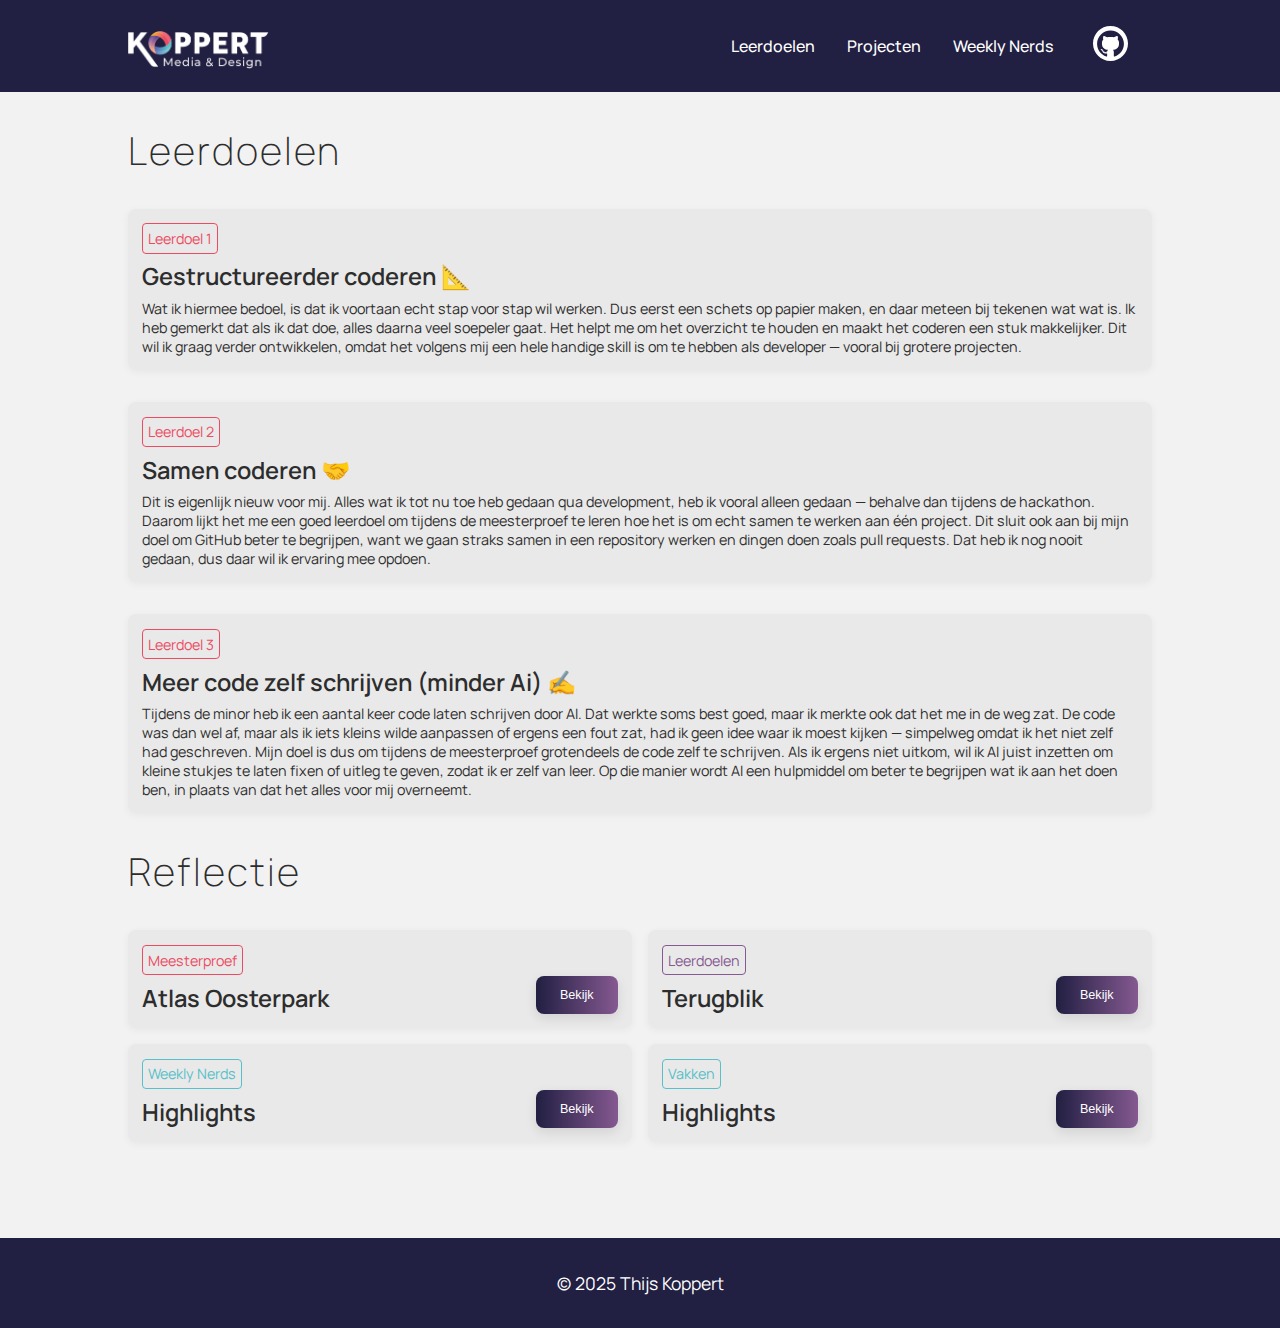
<file: leerdoelen.html>
<!DOCTYPE html>
<html lang="en">

<head>
    <meta charset="UTF-8">
    <meta name="viewport" content="width=device-width, initial-scale=1.0">
    <title>Leerdoelen & Reflectie</title>
    <link rel="stylesheet" href="styles.css">
    <link rel="icon" href="images/Favicon-13.png" type="image/png">
</head>

<body>
    <header>
        <nav class="navBarLeerdoelen">
            <ul>
                <li class="logoGroot"><a href="./index.html"><img src="./images/logo_wit-10.png"
                            alt="logo koppert media & design"></a></li>
                <li class="logoKlein"><a href="./index.html"><img src="./images/Favicon-13.png"
                            alt="logo koppert media & design"></a></li>
                <li class="navKnop"><a class="navKnopText" href="./leerdoelen.html">Leerdoelen</a></li>
                <li class="navKnop"><a class="navKnopText" href="./projecten.html">Projecten</a></li>
                <li class="navKnop"><a class="navKnopText" href="./weeklynerds.html">Weekly Nerds</a></li>
                <li class="githubKnop">
                    <a href="https://github.com/ThijsKoppert34" target="_blank">
                        <svg class="githubIcon" width="51" height="51" viewBox="0 0 51 51" fill="none"
                            xmlns="http://www.w3.org/2000/svg">
                            <path
                                d="M25.5 0C11.4172 0 0 11.4172 0 25.5C0 39.5828 11.4172 51 25.5 51C39.5828 51 51 39.5828 51 25.5C51 11.4172 39.5828 0 25.5 0ZM31.6937 44.5393C30.7026 44.7316 30.35 44.122 30.35 43.601C30.35 42.9565 30.3729 40.8508 30.3729 38.2341C30.3729 36.4092 29.7483 35.2189 29.0461 34.6123C33.401 34.1282 37.9771 32.4746 37.9771 24.9621C37.9771 22.8265 37.218 21.0823 35.964 19.7127C36.1672 19.2196 36.8365 17.2304 35.7717 14.537C35.7717 14.537 34.1321 14.0121 30.3988 16.5421C28.8359 16.1088 27.1615 15.8917 25.499 15.8837C23.8375 15.8917 22.1641 16.1088 20.6032 16.5421C16.8659 14.0121 15.2233 14.537 15.2233 14.537C14.1615 17.2314 14.8308 19.2206 15.034 19.7127C13.7829 21.0823 13.0189 22.8275 13.0189 24.9621C13.0189 32.4567 17.586 34.1331 21.93 34.6282C21.3702 35.1163 20.8642 35.9799 20.6879 37.2439C19.5713 37.744 16.7404 38.6076 14.9962 35.6183C14.9962 35.6183 13.9622 33.7407 11.9979 33.6022C11.9979 33.6022 10.0894 33.5773 11.8645 34.7916C11.8645 34.7916 13.1464 35.3932 14.036 37.6533C14.036 37.6533 15.1845 41.1446 20.6251 39.9613C20.6341 41.5959 20.652 43.1368 20.652 43.603C20.652 44.12 20.2934 44.7246 19.3162 44.5443C11.5447 41.9585 5.9407 34.6272 5.9407 25.9861C5.9407 15.1845 14.6984 6.42779 25.499 6.42779C36.2996 6.42779 45.0573 15.1835 45.0573 25.9861C45.0573 34.6242 39.4603 41.9535 31.6937 44.5423V44.5393ZM20.152 38.4622C19.9249 38.504 19.7147 38.4064 19.6858 38.251C19.6579 38.0896 19.8223 37.9283 20.0494 37.8864C20.2805 37.8466 20.4877 37.9412 20.5175 38.1006C20.5454 38.258 20.3831 38.4193 20.152 38.4622ZM19.0274 38.3536C19.0324 38.515 18.8451 38.6484 18.612 38.6514C18.3779 38.6564 18.1887 38.5259 18.1867 38.3675C18.1867 38.2042 18.371 38.0727 18.604 38.0687C18.8361 38.0647 19.0274 38.1942 19.0274 38.3536ZM17.4267 38.2361C17.3788 38.3895 17.1597 38.4582 16.9376 38.3934C16.7164 38.3267 16.572 38.1474 16.6158 37.992C16.6617 37.8376 16.8828 37.7649 17.1059 37.8346C17.327 37.9014 17.4715 38.0797 17.4257 38.2351L17.4267 38.2361ZM15.9694 37.6045C15.8618 37.7231 15.6337 37.6912 15.4663 37.5298C15.295 37.3724 15.2482 37.1483 15.3548 37.0298C15.4634 36.9112 15.6935 36.9451 15.8618 37.1045C16.0311 37.2619 16.0829 37.487 15.9694 37.6045ZM14.4762 36.3475C14.3567 36.1731 14.3567 35.965 14.4792 35.8813C14.6007 35.7976 14.794 35.8733 14.9165 36.0456C15.036 36.222 15.036 36.4311 14.9135 36.5158C14.794 36.5995 14.5978 36.5208 14.4762 36.3475ZM14.1425 35.3892C14.0489 35.4759 13.8666 35.435 13.7431 35.2986C13.6146 35.1621 13.5917 34.9798 13.6853 34.8922C13.782 34.8055 13.9583 34.8463 14.0868 34.9828C14.2153 35.1203 14.2402 35.3016 14.1425 35.3892ZM13.3506 34.5057C13.3078 34.6033 13.1544 34.6322 13.015 34.5654C12.8725 34.5017 12.7938 34.3692 12.8396 34.2716C12.8815 34.172 13.0349 34.1441 13.1763 34.2108C13.3188 34.2746 13.3995 34.4091 13.3506 34.5057Z"
                                fill="currentColor" />
                        </svg>
                    </a>
                </li>
            </ul>
        </nav>
    </header>

    <section class="doelenWrapper">
        <h2 class="titelLeerdoelen ">Leerdoelen</h2>
        <div class="leerdoel">
            <h3>Leerdoel 1</h3>
            <h2>Gestructureerder coderen 📐</h2>
            <p>Wat ik hiermee bedoel, is dat ik voortaan echt stap voor stap wil werken. Dus eerst een schets op papier
                maken, en daar meteen bij tekenen wat wat is. Ik heb gemerkt dat als ik dat doe, alles daarna veel
                soepeler gaat. Het helpt me om het overzicht te houden en maakt het coderen een stuk makkelijker. Dit
                wil ik graag verder ontwikkelen, omdat het volgens mij een hele handige skill is om te hebben als
                developer — vooral bij grotere projecten.</p>
        </div>
        <div class="leerdoel">
            <h3>Leerdoel 2</h3>
            <h2>Samen coderen 🤝</h2>
            <p>Dit is eigenlijk nieuw voor mij. Alles wat ik tot nu toe heb gedaan qua development, heb ik vooral alleen
                gedaan — behalve dan tijdens de hackathon. Daarom lijkt het me een goed leerdoel om tijdens de
                meesterproef te leren hoe het is om echt samen te werken aan één project. Dit sluit ook aan bij mijn
                doel om GitHub beter te begrijpen, want we gaan straks samen in een repository werken en dingen doen
                zoals pull requests. Dat heb ik nog nooit gedaan, dus daar wil ik ervaring mee opdoen.</p>
        </div>
        <div class="leerdoel">
            <h3>Leerdoel 3</h3>
            <h2>Meer code zelf schrijven (minder Ai) ✍️</h2>
            <p>Tijdens de minor heb ik een aantal keer code laten schrijven door AI. Dat werkte soms best goed, maar
                ik merkte ook dat het me in de weg zat. De code was dan wel af, maar als ik iets kleins wilde aanpassen
                of ergens een fout zat, had ik geen idee waar ik moest kijken — simpelweg omdat ik het niet zelf had
                geschreven. Mijn doel is dus om tijdens de meesterproef grotendeels de code zelf te schrijven. Als ik
                ergens niet uitkom, wil ik AI juist inzetten om kleine stukjes te laten fixen of uitleg te geven, zodat
                ik er zelf van leer. Op die manier wordt AI een hulpmiddel om beter te begrijpen wat ik aan het doen
                ben, in plaats van dat het alles voor mij overneemt.
            </p>
        </div>
    </section>

    <h2 class="titelReflectie">Reflectie</h2>

    <section class="reflectieWrapper">

        <div class="reflectieMeesterproef">
            <div class="flexWrapper">
                <h3>Meesterproef</h3>
                <h2>Atlas Oosterpark</h2>
            </div>
            <button class="openExtra">Bekijk</button>
            <div class="overlay hidden">
                <div class="contentOpen">
                    <button class="sluitExtra">&times;</button>
                    <h2 class="titelMeesterproef">Mijn reflectie op de Meesterproef (en mijn plan van aanpak)</h2>
                    <p><strong class="strongRood">Samenwerking</strong><br>
                        Tijdens de samenwerking bij de meesterproef heb ik best veel geleerd. Het team waar ik in zat
                        was niet altijd even enthousiast of positief, en daar had ik soms wel moeite mee — omdat ik er
                        zelf juist heel anders in zit. Op een gegeven moment heb ik besloten om een beetje de leiding te
                        nemen en een planning te maken, gewoon om wat meer richting en positieve energie te brengen.
                        Soms leek dat te helpen, soms ook niet. Wat ik vooral heb geleerd, omdat we ons groepje niet
                        zelf hebben gekozen, is hoe je samenwerkt met verschillende mensen. En ook al ging het niet
                        altijd
                        soepel, ik zie het toch als iets waardevols.</p>
                    <p><strong class="strongRood">Proces</strong><br>
                        Wat er wel goed ging was (in enige zin) de verdeling van de taken. Daar waren we het allemaal
                        vrij snel over eens. Ik was de persoon die contact had met de opdrachtgever en die de pagina van
                        de straat ging maken. Soms liep ik ergens tegenaan, en dan kon ik vrij snel terecht bij Mischa,
                        uit mijn team. Die hielp mij vaak goed. Ook met github hielp hij me vaak, omdat ik dat nog niet
                        zo goed begreep. Hij heeft dus zeker een aandeel gehad in het behalen van een van mijn
                        leerdoelen. <br>Tijdens de expo kregen we te horen dat we het niet in 1x gehaald hadden. Dit was
                        wel even een tegenvaller omdat Declan, onze coach, ons geen enkele aanduiding had gegeven dat we
                        meer moesten doen. Tijdens de laatste coaching met hem zei hij zelfs dat we erg goed bezig waren
                        en dat we zo door moesten gaan. Nou doen we er helaas niks aan en het enige wat ik nu kan doen
                        is mijn best doen om de feedback zo goed mogelijk te verwerken op mijn manier. De herkansing is
                        tevens individueel dus hieronder mijn plan van aanpak!</p>
                    <p><strong class="strongRood">Plan van aanpak</strong><br>
                        Ik wil dit project gestructureerd aanpakken. Eerst neem ik de feedback goed door en zet ik op
                        een rij wat ik daarmee ga doen. Daarna schrijf ik in grote lijnen op wat ik wil maken, zodat ik
                        voor mezelf duidelijk heb wat het plan is. Vervolgens begin ik met schetsen en kijk ik of het
                        haalbaar is binnen de tijd. Ik wil vooral veel gebruik maken van CSS, omdat ik daar steeds beter
                        in ben geworden. Ook wil ik beter letten op de keuzes die ik maak — en kunnen uitleggen waarom
                        ik iets op een bepaalde manier doe.</p>
                </div>
            </div>
        </div>

        <div class="reflectieLeerdoelen">
            <div class="flexWrapper">
                <h3>Leerdoelen</h3>
                <h2>Terugblik</h2>
            </div>
            <button class="openExtra">Bekijk</button>
            <div class="overlay hidden">
                <div class="contentOpen">
                    <button class="sluitExtra">&times;</button>
                    <h2>Terugblik op mijn leerdoelen</h2>
                    <p><strong class="strongPaars">Begin van de minor</strong><br>
                        Aan het begin van de minor had ik een paar duidelijke leerdoelen voor mezelf opgesteld:</p>
                    <ul>
                        <li>Animeren met CSS</li>
                        <li>Websites responsive maken</li>
                        <li>JavaScript gebruiken voor interactiviteit</li>
                        <li>Semantisch en netjes coderen</li>
                    </ul>
                    <p>Deze leerdoelen heb ik zeker (allemaal) gehaald. Het lijken nu wat eenvoudige leerdoelen, maar
                        toen waren het nog lastige (bij de start van de minor). Dat laat zien dat ik ten opzichte van
                        het begin van de minor enorm ben gegroeid in het kennen en kunnen van coderen. Ik wist nog niet
                        goed hoe ik animaties moest aanpakken, had weinig
                        ervaring met media queries, en JavaScript vond ik vooral ingewikkeld. Inmiddels weet ik veel
                        beter hoe ik dit soort dingen moet toepassen — en niet alleen technisch, maar ook functioneel.
                    </p>
                    <p><strong class="strongPaars">Tijdens de minor</strong><br>
                        Ergens halverwege de minor had ik mijn leerdoelen wat aangepast/uitgebreid. Het waren de
                        volgende leerdoelen geworden:
                    </p>
                    <ul>
                        <li>Een digitaal prototype kunnen maken met html css js om eventuele gebruikerstests te kunnen
                            uitvoeren.</li>
                        <li>Alle websites die ik maak (mits nodig) mooi responsive maken zodat ze op elk apparaat
                            goed werken.</li>
                        <li>Ik wil leren hoe ik animaties effectief kan inzetten om interactie en beleving in
                            mijn project te
                            verbeteren, zonder dat het afleidt of onnodig complex wordt.</li>
                    </ul>
                    <p>De leerdoelen zijn hier zeker wel wat uitgebreider, alleen inhoudelijk zijn ze niet goed genoeg.
                        Als ik eerlijk ben heb ik deze ook niet goed doordacht, ik was een beetje laat, waardoor de
                        leerdoelen (terecht) zijn afgekeurd. Hierna heb ik mijn laatste leerdoelen opgesteld.</p>
                    <p><strong class="strongPaars">Einde minor (nu)</strong><br>
                        De leerdoelen die ik nu heb opgesteld zijn veel beter doordacht, ook met de toekomst in mijn
                        achterhoofd. Dit zijn leerdoelen waar ik echt wat aan heb als ik bijvoorbeeld front-end
                        developer zou willen worden later. Ik ben blij met de groei die ik heb doorgemaakt tijdens de
                        minor, en dat ik nu deze leerdoelen voor mezelf heb opgesteld en heb behaald. Dat laat me zien
                        dat ik super veel ben gegroeid, waar ik trots op ben.</p>
                </div>
            </div>
        </div>

        <div class="reflectieWeeklynerds">
            <div class="flexWrapper">
                <h3>Weekly Nerds</h3>
                <h2>Highlights</h2>
            </div>
            <button class="openExtra">Bekijk</button>
            <div class="overlay hidden">
                <div class="contentOpen">
                    <button class="sluitExtra">&times;</button>
                    <h2>Wat highlights van Weekly Nerd sprekers</h2>
                    <p><strong class="strongGroen">GSAP - Cassie Evans</strong><br>
                        Ik had eigenlijk nog nooit gehoord van GSAP, maar na deze presentatie was mij duidelijk dat het
                        enorm handig kan zijn als je wat meer wil animeren. Ik vond haar presentatie goed en
                        overtuigend. Ze heeft me kennis laten maken met GSAP, en nu zal ik het in de toekomst nog vaker
                        gebruiken.</p>
                    <p><strong class="strongGroen">Illustraties met CSS - Julia Miocene</strong><br>
                        Door Sanne wist ik al dat je met CSS enorm veel kan doen. Maar na deze presentatie stond ik
                        eigenlijk een beetje versteld van hoe gedetailleerd je dingen kon maken met CSS. De meeste
                        dingen die ze liet zien zou ik niet eens in illustrator kunnen maken, en zij deed het met CSS.
                        Deze presentatie had me echt verbaasd op een leuke manier.</p>
                    <p><strong class="strongGroen">Accesibility gebouw HVA - Vasilis Gemert</strong><br>
                        Dit was volgens mij geen weekly nerd, maar wel een highlight. Vasilis ging vertellen over de
                        toegankelijkheid van het nieuwe schoolgebouw van de HVA. Hij vertelde hoe het gebouw op papier
                        toegankelijk is, maar in de praktijk juist helemaal niet. Hij vertelde dit op een erg leuke
                        manier, wat de boodschap goed overbracht. Ik was echt verbaasd dat zelfs bij zo'n gloednieuw
                        gebouw de toegankelijk eigenlijk helemaal nergens op sloeg, maar dat ze er alsnog mee pronken
                        omdat het toegankelijk is op papier.</p>
                </div>
            </div>
        </div>

        <div class="reflectieVakken">
            <div class="flexWrapper">
                <h3>Vakken</h3>
                <h2>Highlights</h2>
            </div>
            <button class="openExtra">Bekijk</button>
            <div class="overlay hidden">
                <div class="contentOpen">
                    <button class="sluitExtra">&times;</button>
                    <h2>Hoogtepunten per vak</h2>
                    <p><strong class="strongGroen">WAFS</strong><br>
                        Een highlight van dit vak was dat ik de live temperatuur had opgehaald. Ik was nog helemaal niet
                        bekend met API's of iets in die richting. Ik had zoiezo nog maar heel weinig kennis van coderen,
                        dus dit was voor toen zeker een highlight!</p>
                    <p><strong class="strongGroen">CSS to the rescue</strong><br>
                        Het animeren van de deuren was hier de grootste highlight. Als leerdoel had ik aan het begin
                        opgesteld: animeren met CSS, en dat is tijdens dit vak zeker gelukt. Hier was ik erg blij mee.
                    </p>
                    <p><strong class="strongGroen">Browser Technologies</strong><br>
                        Bij het vak BT stond toegankelijkheid centraal. Een hoogtepunt hierbij was eigenlijk het onder
                        de knie krijgen van een form. Ook hier had ik nog geen ervaring mee</p>
                    <p><strong class="strongGroen">API</strong><br>
                        Dit vak vond ik het moeilijkst en ook het minst leuk. We kregen redelijk weinig hulp en alles
                        was compleet nieuw voor me, waardoor ik lang stil heb gestaan. Een hoogtepunt was het ophalen
                        van de afbeeldingen, dat heb ik (met hulp van Jamie) zelf kunnen doen.</p>
                    <p><strong class="strongGroen">Human Centered Design</strong><br>
                        Dit vak vond ik aan het begin een beetje onduidelijk/lastig, maar op een gegeven moment kreeg ik
                        een idee. Toen ik dat idee had ging alles goed lopen. Een hoogtepunt zou dan zijn dat ik tijdens
                        de test snel de schets had gemaakt (het kwam toen in me op) en dit nog heb kunnen presenteren.
                    </p>
                    <p><strong class="strongGroen">Hackathon</strong><br>
                        De hackathon vond ik over het algemeen best prima, alleen heb ik voornamelijk het design gedaan.
                        Ik kan al redelijk designen dus niet super speciaal dat ik dat hier heb gedaan. Het is wel een
                        mooi eindproduct geworden. Als ik een hoogtepunt moet kiezen denk ik dat ik voor het logo ga.
                    </p>
                    <p><strong class="strongGroen">Meesterproef</strong><br>
                        Het ophalen van de data van de families per huis was een pain in the ass, maar uiteindelijk wel
                        gelukt. Ik zou dit als het hoogtepunt van het vak bestempelen omdat ik hier echt heel lang mee
                        heb lopen pielen.</p>
                </div>
            </div>
        </div>

    </section>



    <footer class="mainFooter">
        <p>&copy; 2025 Thijs Koppert</p>
    </footer>

    <script src="script.js"></script>
</body>

</html>
</file>
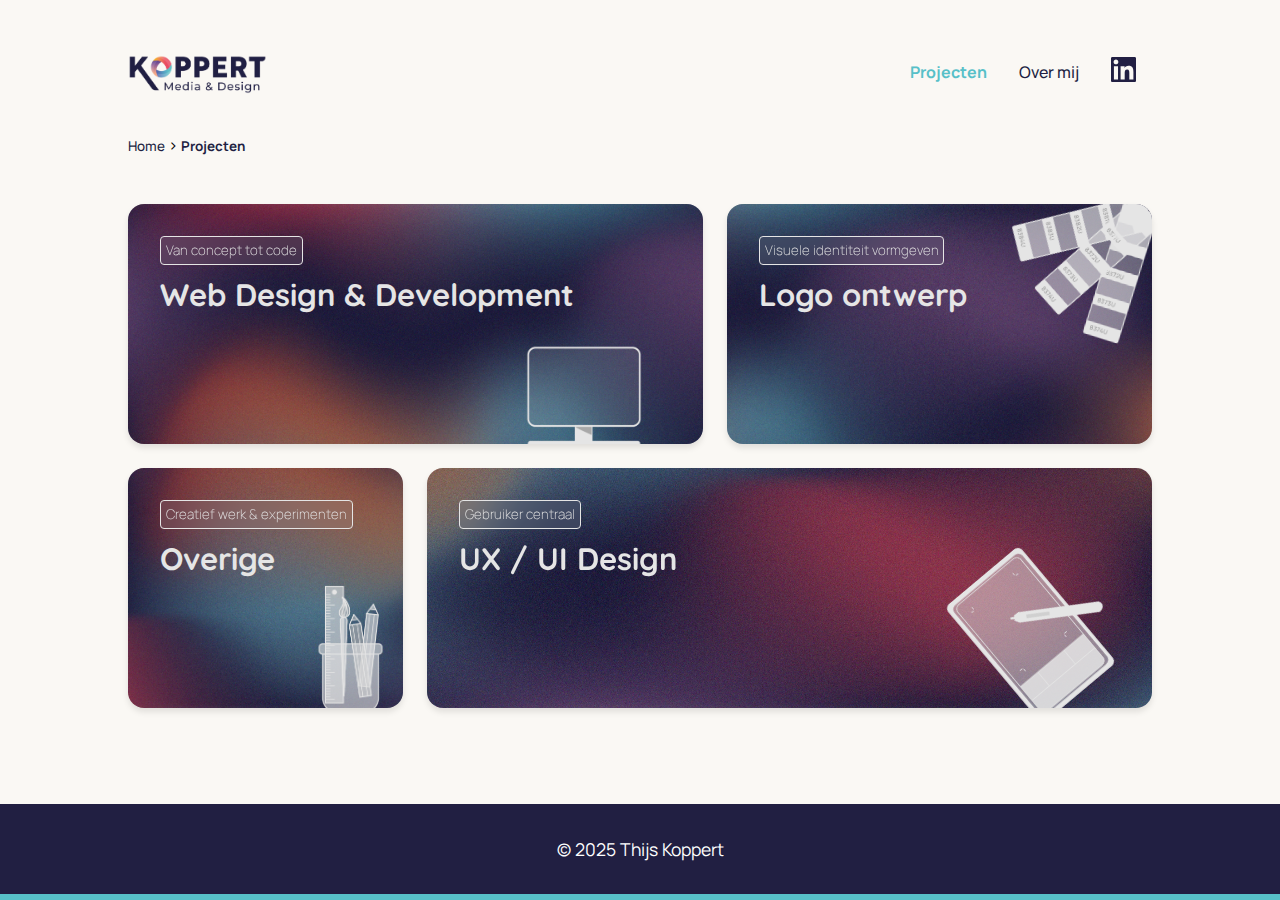
<file: projecten.html>
<!DOCTYPE html>
<html lang="en">
  <head>
    <meta charset="UTF-8" />
    <meta name="viewport" content="width=device-width, initial-scale=1.0" />
    <title>Projecten</title>
    <link rel="stylesheet" href="styles.css" />
    <link rel="stylesheet" href="projecten.css" />
    <link rel="icon" href="images/Favicon-13.png" type="image/png" />
  </head>

  <body>
    <header>
      <nav class="navBarProjecten">
        <ul>
          <li class="logoGroot">
            <a href="./index.html"
              ><img
                src="./images/logo_donker-10-07.png"
                alt="logo koppert media & design"
            /></a>
          </li>
          <li class="logoKlein">
            <a href="./index.html"
              ><img
                src="./images/Favicon-13.png"
                alt="logo koppert media & design"
            /></a>
          </li>
          <li class="navKnop">
            <a class="navKnopText active" href="./projecten.html">Projecten</a>
          </li>
          <li class="navKnop">
            <a class="navKnopText" href="./overmij.html">Over mij</a>
          </li>
          <li class="githubKnop">
            <a href="https://github.com/ThijsKoppert34" target="_blank">
              <svg
                width="25"
                height="25"
                viewBox="0 0 94 94"
                fill="none"
                xmlns="http://www.w3.org/2000/svg"
              >
                <path
                  d="M89 0H5C2.239 0 0 2.239 0 5V89C0 91.761 2.239 94 5 94H89C91.762 94 94 91.761 94 89V5C94 2.239 91.762 0 89 0ZM26.414 84.201H10.966V34.503H26.413L26.414 84.201ZM18.693 27.71C13.742 27.71 9.734 23.697 9.734 18.752C9.735 13.814 13.744 9.8 18.693 9.8C23.632 9.8 27.644 13.812 27.644 18.752C27.644 23.697 23.632 27.71 18.693 27.71ZM84.266 84.2H68.832V60.033C68.832 54.269 68.727 46.855 60.803 46.855C52.77 46.855 51.535 53.133 51.535 59.614V84.2H36.099V34.503H50.915V41.293H51.122C53.185 37.386 58.225 33.266 65.736 33.266C81.377 33.266 84.265 43.56 84.265 56.939L84.266 84.2Z"
                  fill="currentColor"
                />
              </svg>
            </a>
          </li>
        </ul>
      </nav>
    </header>

    <div class="breadcrumsProjecten">
      <nav class="breadcrumbs" aria-label="Breadcrumb">
        <a href="../index.html">Home</a>
        <span class="breadcrumb-pijltje">›</span>
        <a href="./diensten.html"
          ><strong class="breadcrumb-highlight">Projecten</strong></a
        >
      </nav>
    </div>

    <section class="projecten-grid">
      <a href="./projecten/webdev.html" class="project-card card-1">
        <small>Van concept tot code</small>
        <h2>Web Design & Development</h2>
        <img src="./images/laptopscherm-02-02.png" alt="" class="scherm" />
      </a>
      <a href="./projecten/logo.html" class="project-card card-2"
        ><small>Visuele identiteit vormgeven</small>
        <h2>Logo ontwerp</h2>
        <img src="./images/kleurenwaaier-02.png" alt="" class="kleurenwaaier" />
      </a>
      <a href="./projecten/overig.html" class="project-card card-3"
        ><small>Creatief werk & experimenten</small>
        <h2>Overige</h2>
        <img src="./images/kwasten enzo-02.png" alt="" class="penceel" />
      </a>
      <a href="./projecten/ux.html" class="project-card card-4"
        ><small>Gebruiker centraal</small>
        <h2>UX / UI Design</h2>
        <img src="./images/ux-02.png" alt="" class="lineaal" />
      </a>
    </section>

    <footer class="mainFooter">
      <p>&copy; 2025 Thijs Koppert</p>
    </footer>

    <script src="script.js"></script>
  </body>
</html>
</file>
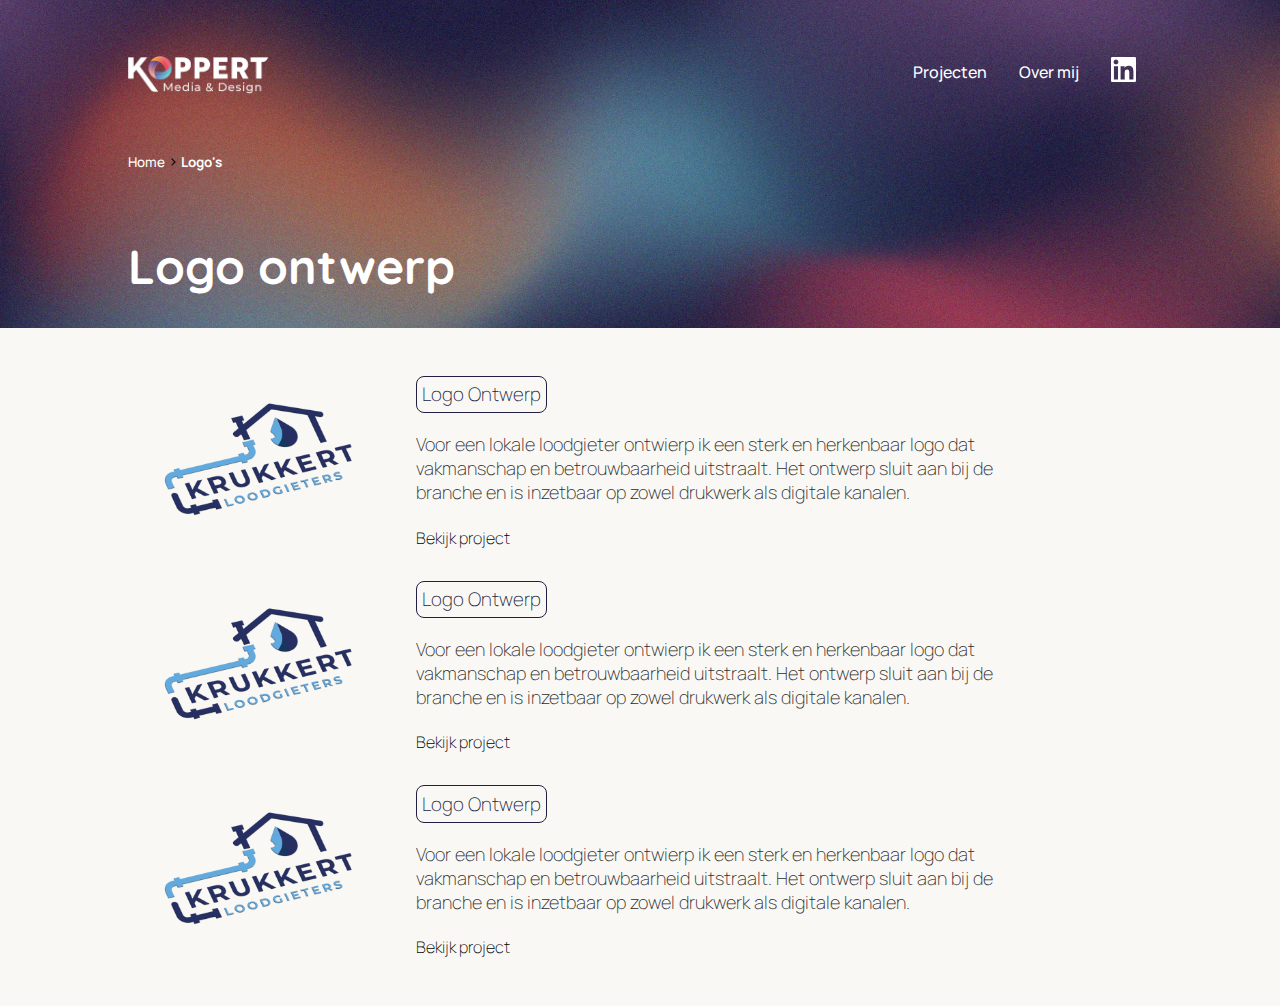
<file: projecten/logo.html>
<!DOCTYPE html>
<html lang="en">
  <head>
    <meta charset="UTF-8" />
    <meta name="viewport" content="width=device-width, initial-scale=1.0" />
    <title>Website Design & Development</title>
    <link rel="stylesheet" href="../styles.css" />
    <link rel="stylesheet" href="../projecten.css" />
    <link rel="icon" href="../images/Favicon-13.png" type="image/png" />
  </head>
  <body>
    <div class="heroProjecten">
      <header>
        <nav class="navBarProjectenWebdev" aria-label="Hoofdnavigatie">
          <ul>
            <li class="logoGroot">
              <a href="../index.html"
                ><img
                  src="../images/logo_wit-10.png"
                  alt="logo koppert media & design"
              /></a>
            </li>
            <li class="logoKlein">
              <a href="../index.html"
                ><img
                  src="../images/Favicon-13.png"
                  alt="logo koppert media & design"
              /></a>
            </li>
            <li class="navKnop">
              <a class="navKnopText" href="../projecten.html">Projecten</a>
            </li>
            <li class="navKnop">
              <a class="navKnopText" href="../overmij.html">Over mij</a>
            </li>
            <li class="githubKnop">
              <a href="https://github.com/ThijsKoppert34" target="_blank">
                <svg
                  width="25"
                  height="25"
                  viewBox="0 0 94 94"
                  fill="none"
                  xmlns="http://www.w3.org/2000/svg"
                >
                  <path
                    d="M89 0H5C2.239 0 0 2.239 0 5V89C0 91.761 2.239 94 5 94H89C91.762 94 94 91.761 94 89V5C94 2.239 91.762 0 89 0ZM26.414 84.201H10.966V34.503H26.413L26.414 84.201ZM18.693 27.71C13.742 27.71 9.734 23.697 9.734 18.752C9.735 13.814 13.744 9.8 18.693 9.8C23.632 9.8 27.644 13.812 27.644 18.752C27.644 23.697 23.632 27.71 18.693 27.71ZM84.266 84.2H68.832V60.033C68.832 54.269 68.727 46.855 60.803 46.855C52.77 46.855 51.535 53.133 51.535 59.614V84.2H36.099V34.503H50.915V41.293H51.122C53.185 37.386 58.225 33.266 65.736 33.266C81.377 33.266 84.265 43.56 84.265 56.939L84.266 84.2Z"
                    fill="currentColor"
                  />
                </svg>
              </a>
            </li>
          </ul>
        </nav>
      </header>
      <div class="titelSubProjecten">
        <nav class="breadcrumbs" aria-label="Breadcrumb">
          <a href="../index.html">Home</a>
          <span class="breadcrumb-pijltje">›</span>
          <a href="./diensten.html"
            ><strong class="breadcrumb-highlight">Logo's</strong></a
          >
        </nav>
        <h1>Logo ontwerp</h1>
      </div>
    </div>

    <section class="wrapperWebDev">
      <a class="contentWrapper" href="../projecten/Logo/krukkertlogo.html">
        <div class="afbeelding">
          <img
            class="afbeeldingWafs"
            src="../images/Krukkert_logo_mockup.png"
            alt="CSS project afbeelding"
          />
        </div>
        <div class="textBlok">
          <h3>Logo Ontwerp</h3>
          <p>
            Voor een lokale loodgieter ontwierp ik een sterk en herkenbaar logo
            dat vakmanschap en betrouwbaarheid uitstraalt. Het ontwerp sluit aan
            bij de branche en is inzetbaar op zowel drukwerk als digitale
            kanalen.
          </p>
          <span>Bekijk project</span>
        </div>
      </a>
      <a class="contentWrapper" href="projecten.html#bt">
        <div class="afbeelding">
          <img
            class="afbeeldingWafs"
            src="../images/Krukkert_logo_mockup.png"
            alt="CSS project afbeelding"
          />
        </div>
        <div class="textBlok">
          <h3>Logo Ontwerp</h3>
          <p>
            Voor een lokale loodgieter ontwierp ik een sterk en herkenbaar logo
            dat vakmanschap en betrouwbaarheid uitstraalt. Het ontwerp sluit aan
            bij de branche en is inzetbaar op zowel drukwerk als digitale
            kanalen.
          </p>
          <span>Bekijk project</span>
        </div>
      </a>
      <a class="contentWrapper" href="projecten.html#bt">
        <div class="afbeelding">
          <img
            class="afbeeldingWafs"
            src="../images/Krukkert_logo_mockup.png"
            alt="CSS project afbeelding"
          />
        </div>
        <div class="textBlok">
          <h3>Logo Ontwerp</h3>
          <p>
            Voor een lokale loodgieter ontwierp ik een sterk en herkenbaar logo
            dat vakmanschap en betrouwbaarheid uitstraalt. Het ontwerp sluit aan
            bij de branche en is inzetbaar op zowel drukwerk als digitale
            kanalen.
          </p>
          <span>Bekijk project</span>
        </div>
      </a>
    </section>
  </body>
</html>
</file>
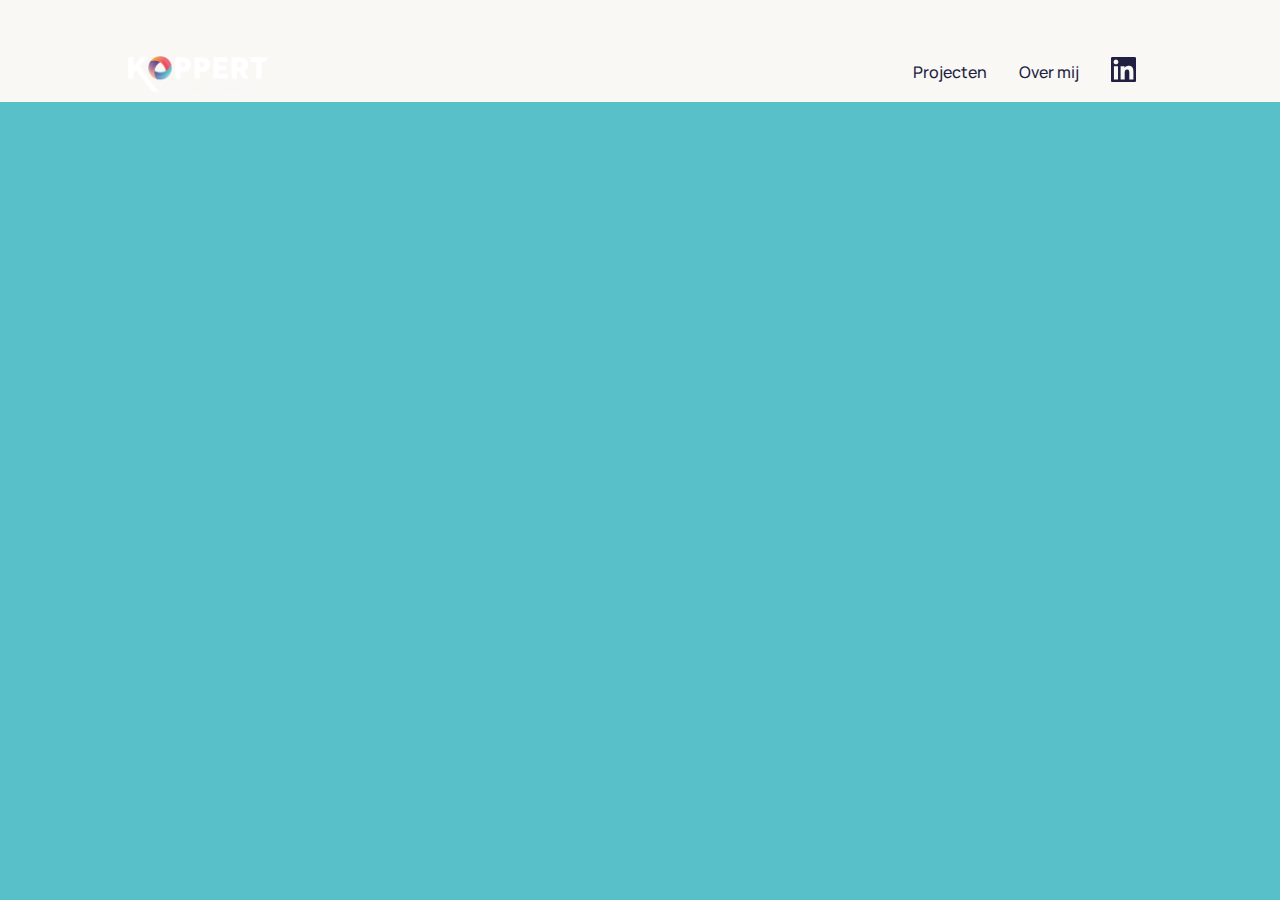
<file: projecten/overig.html>
<!DOCTYPE html>
<html lang="en">
  <head>
    <meta charset="UTF-8" />
    <meta name="viewport" content="width=device-width, initial-scale=1.0" />
    <title>Overig</title>
    <link rel="stylesheet" href="../styles.css" />
    <link rel="stylesheet" href="../projecten.css" />
    <link rel="icon" href="../images/Favicon-13.png" type="image/png" />
  </head>
  <body>
    <header>
      <nav class="navBarProjecten">
        <ul>
          <li class="logoGroot">
            <a href="../index.html"
              ><img
                src="../images/logo_wit-10.png"
                alt="logo koppert media & design"
            /></a>
          </li>
          <li class="logoKlein">
            <a href="../index.html"
              ><img
                src="../images/Favicon-13.png"
                alt="logo koppert media & design"
            /></a>
          </li>
          <li class="navKnop">
            <a class="navKnopText" href="../projecten.html">Projecten</a>
          </li>
          <li class="navKnop">
            <a class="navKnopText" href="../weeklynerds.html">Over mij</a>
          </li>
          <li class="githubKnop">
            <a href="https://github.com/ThijsKoppert34" target="_blank">
              <svg
                width="25"
                height="25"
                viewBox="0 0 94 94"
                fill="none"
                xmlns="http://www.w3.org/2000/svg"
              >
                <path
                  d="M89 0H5C2.239 0 0 2.239 0 5V89C0 91.761 2.239 94 5 94H89C91.762 94 94 91.761 94 89V5C94 2.239 91.762 0 89 0ZM26.414 84.201H10.966V34.503H26.413L26.414 84.201ZM18.693 27.71C13.742 27.71 9.734 23.697 9.734 18.752C9.735 13.814 13.744 9.8 18.693 9.8C23.632 9.8 27.644 13.812 27.644 18.752C27.644 23.697 23.632 27.71 18.693 27.71ZM84.266 84.2H68.832V60.033C68.832 54.269 68.727 46.855 60.803 46.855C52.77 46.855 51.535 53.133 51.535 59.614V84.2H36.099V34.503H50.915V41.293H51.122C53.185 37.386 58.225 33.266 65.736 33.266C81.377 33.266 84.265 43.56 84.265 56.939L84.266 84.2Z"
                  fill="currentColor"
                />
              </svg>
            </a>
          </li>
        </ul>
      </nav>
    </header>
  </body>
</html>
</file>
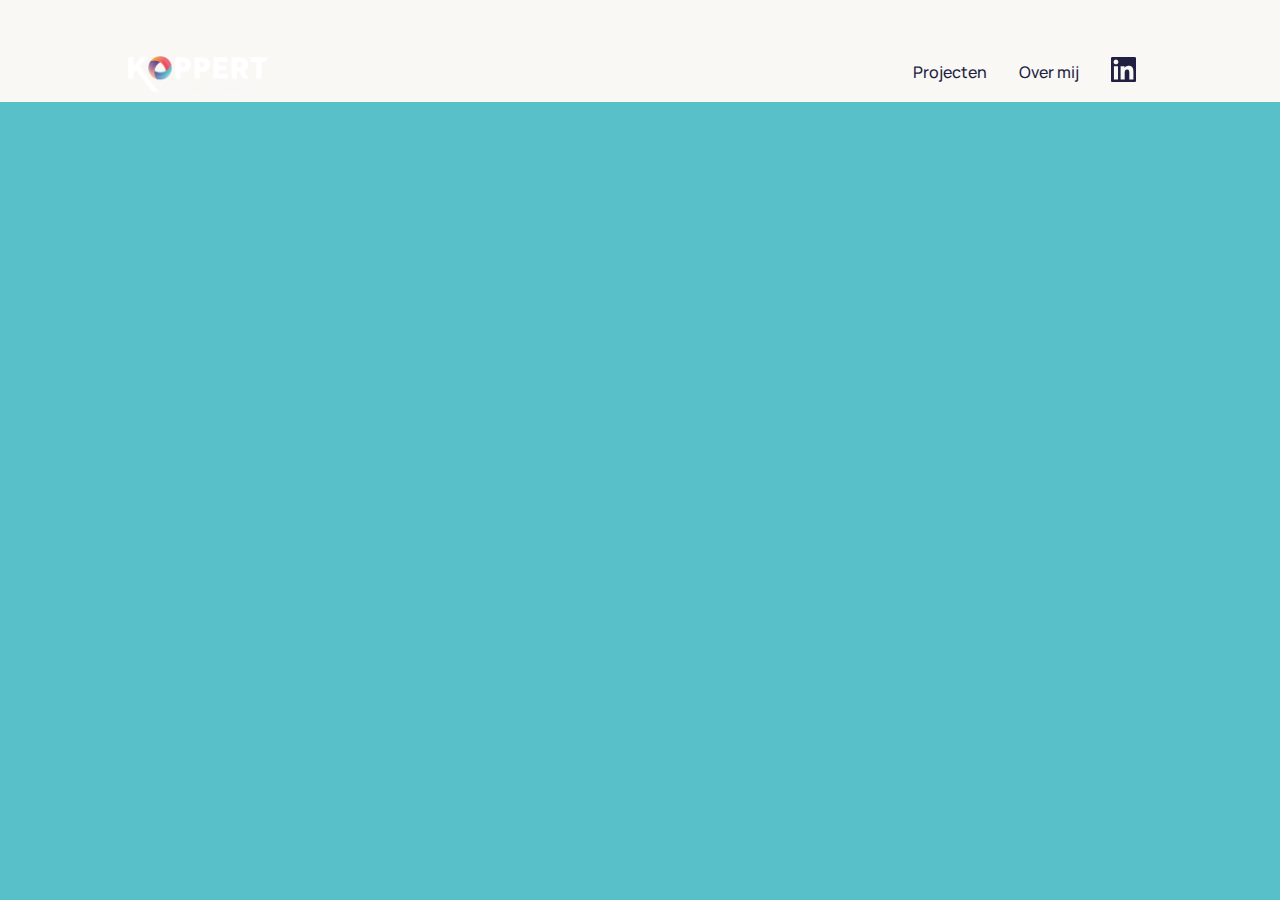
<file: projecten/ux.html>
<!DOCTYPE html>
<html lang="en">
  <head>
    <meta charset="UTF-8" />
    <meta name="viewport" content="width=device-width, initial-scale=1.0" />
    <title>UX / UI design</title>
    <link rel="stylesheet" href="../styles.css" />
    <link rel="stylesheet" href="../projecten.css" />
    <link rel="icon" href="../images/Favicon-13.png" type="image/png" />
  </head>
  <body>
    <header>
      <nav class="navBarProjecten">
        <ul>
          <li class="logoGroot">
            <a href="../index.html"
              ><img
                src="../images/logo_wit-10.png"
                alt="logo koppert media & design"
            /></a>
          </li>
          <li class="logoKlein">
            <a href="../index.html"
              ><img
                src="../images/Favicon-13.png"
                alt="logo koppert media & design"
            /></a>
          </li>
          <li class="navKnop">
            <a class="navKnopText" href="../projecten.html">Projecten</a>
          </li>
          <li class="navKnop">
            <a class="navKnopText" href="../weeklynerds.html">Over mij</a>
          </li>
          <li class="githubKnop">
            <a href="https://github.com/ThijsKoppert34" target="_blank">
              <svg
                width="25"
                height="25"
                viewBox="0 0 94 94"
                fill="none"
                xmlns="http://www.w3.org/2000/svg"
              >
                <path
                  d="M89 0H5C2.239 0 0 2.239 0 5V89C0 91.761 2.239 94 5 94H89C91.762 94 94 91.761 94 89V5C94 2.239 91.762 0 89 0ZM26.414 84.201H10.966V34.503H26.413L26.414 84.201ZM18.693 27.71C13.742 27.71 9.734 23.697 9.734 18.752C9.735 13.814 13.744 9.8 18.693 9.8C23.632 9.8 27.644 13.812 27.644 18.752C27.644 23.697 23.632 27.71 18.693 27.71ZM84.266 84.2H68.832V60.033C68.832 54.269 68.727 46.855 60.803 46.855C52.77 46.855 51.535 53.133 51.535 59.614V84.2H36.099V34.503H50.915V41.293H51.122C53.185 37.386 58.225 33.266 65.736 33.266C81.377 33.266 84.265 43.56 84.265 56.939L84.266 84.2Z"
                  fill="currentColor"
                />
              </svg>
            </a>
          </li>
        </ul>
      </nav>
    </header>
  </body>
</html>
</file>
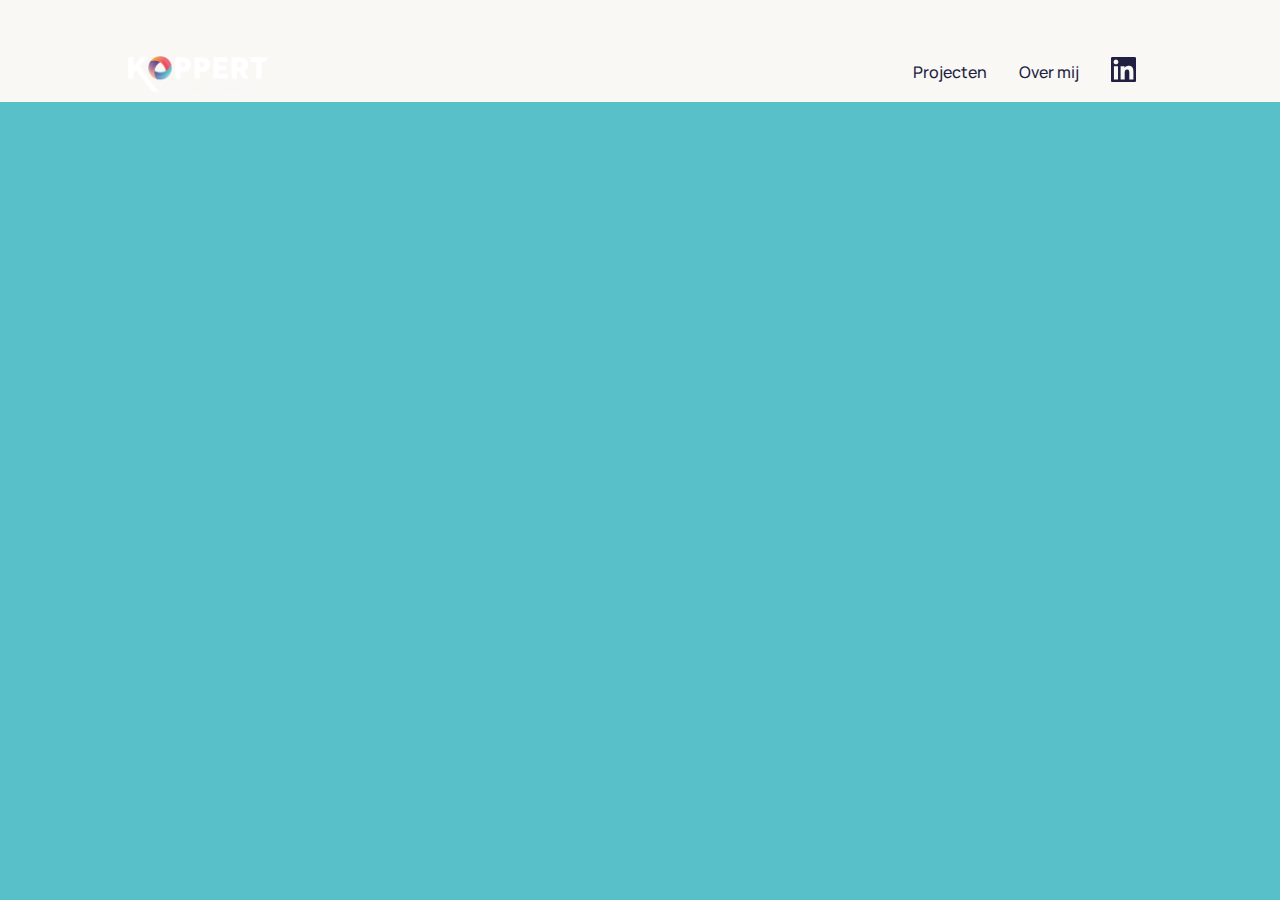
<file: projecten/UX/sportpoeder.html>
<!DOCTYPE html>
<html lang="en">
  <head>
    <meta charset="UTF-8" />
    <meta name="viewport" content="width=device-width, initial-scale=1.0" />
    <title>Logo ontwerp</title>
    <link rel="stylesheet" href="../../styles.css" />
    <link rel="stylesheet" href="../../projecten.css" />
    <link rel="icon" href="../../images/Favicon-13.png" type="image/png" />
  </head>
  <body>
    <header>
      <nav class="navBarProjecten">
        <ul>
          <li class="logoGroot">
            <a href="../../index.html"
              ><img
                src="../../images/logo_wit-10.png"
                alt="logo koppert media & design"
            /></a>
          </li>
          <li class="logoKlein">
            <a href="../../index.html"
              ><img
                src="../../images/Favicon-13.png"
                alt="logo koppert media & design"
            /></a>
          </li>
          <li class="navKnop">
            <a class="navKnopText" href="../projecten.html">Projecten</a>
          </li>
          <li class="navKnop">
            <a class="navKnopText" href="../weeklynerds.html">Over mij</a>
          </li>
          <li class="githubKnop">
            <a href="https://github.com/ThijsKoppert34" target="_blank">
              <svg
                width="25"
                height="25"
                viewBox="0 0 94 94"
                fill="none"
                xmlns="http://www.w3.org/2000/svg"
              >
                <path
                  d="M89 0H5C2.239 0 0 2.239 0 5V89C0 91.761 2.239 94 5 94H89C91.762 94 94 91.761 94 89V5C94 2.239 91.762 0 89 0ZM26.414 84.201H10.966V34.503H26.413L26.414 84.201ZM18.693 27.71C13.742 27.71 9.734 23.697 9.734 18.752C9.735 13.814 13.744 9.8 18.693 9.8C23.632 9.8 27.644 13.812 27.644 18.752C27.644 23.697 23.632 27.71 18.693 27.71ZM84.266 84.2H68.832V60.033C68.832 54.269 68.727 46.855 60.803 46.855C52.77 46.855 51.535 53.133 51.535 59.614V84.2H36.099V34.503H50.915V41.293H51.122C53.185 37.386 58.225 33.266 65.736 33.266C81.377 33.266 84.265 43.56 84.265 56.939L84.266 84.2Z"
                  fill="currentColor"
                />
              </svg>
            </a>
          </li>
        </ul>
      </nav>
    </header>
  </body>
</html>
</file>
<file: styles.css>
:root {
  --primaire-kleur: #211f42;
  --achtergrond-body: #f2f2f2;
  --logokleur-rood: #ed4b62;
  --logokleur-blauw: #57c0c8;
  --logokleur-paars: #855991;
  --zwart-text: #2d2d2d;

  --font-size-base: clamp(1rem, 0.5vw + 0.875rem, 1.125rem);
}

@font-face {
  font-family: "Manrope";
  src: url(./fonts/Manrope-VariableFont_wght.ttf) format("truetype");
  font-weight: 50 900;
}

@font-face {
  font-family: "SpaceMono";
  src: url(./fonts/SpaceMono-Regular.ttf) format("truetype");
  font-weight: 50 900;
}

@font-face {
  font-family: "Fraunces";
  src: url(./fonts/Fraunces-VariableFont_SOFT\WONK\opsz\wght.ttf)
    format("truetype");
  font-weight: 50 900;
}

@font-face {
  font-family: "Fraunces";
  src: url(./fonts/Fraunces-Italic-VariableFont_SOFT\WONK\opsz\wght.ttf)
    format("truetype");
  font-weight: 50 900;
  font-style: italic;
}

@font-face {
  font-family: "Quicksand";
  src: url(./fonts/Quicksand-VariableFont_wght.ttf) format("truetype");
  font-weight: 50 900;
}

* {
  margin: 0;
  padding: 0;
  box-sizing: border-box;
}

*,
*::before,
*::after {
  box-sizing: border-box;
}

html {
  scroll-behavior: smooth;
  background-color: var(--logokleur-blauw);
}

body {
  display: flex;
  flex-direction: column;
  font-family: "Manrope", sans-serif;
  background-color: var(--achtergrond-body);
  overflow-x: hidden;
}

/* styling van de nav */

.navHome {
  background: linear-gradient(
    to bottom,
    rgba(33, 31, 66, 1) 0%,
    rgba(33, 31, 66, 0) 100%
  );
  padding: 2.6rem 8rem 0rem 8rem;
  position: sticky;
}

.navBarLeerdoelen {
  background: #211f42;
}

nav ul {
  list-style: none;
  display: flex;
  flex-wrap: wrap;
  justify-content: space-between;
  align-items: center;
}

nav li {
  margin: 0 1rem;
}

nav li:first-child {
  margin-right: auto;
  margin-left: 0;
}

nav a {
  text-decoration: none;
  font-size: clamp(0.9rem, 0.4vw + 0.75rem, 1rem);
  color: #ffffff;
  font-weight: 500;
  transition: color 0.3s ease;
}

nav a:hover {
  color: var(--logokleur-blauw);
}

.githubIcon {
  height: 35px;
}

.githubKnop {
  display: flex;
  align-items: center;
  height: 60px;
  justify-content: center;
}

.githubKnop:hover .githubIcon {
  color: var(--logokleur-blauw);
}

.heroBackground {
  position: relative;
  width: 100%;
  min-height: 500px;
  background-image: url("./images/banner_achtergrond-01.jpg");
  background-position: center top;
  background-repeat: no-repeat;
}
header,
.bannerHero {
  background: transparent;
}

nav img {
  height: 50px;
  transition: 0.8s ease;
  padding-top: 0.7rem;
}

.logoKlein {
  display: none;
}

/* animatie van de nav */

.githubKnop svg {
  transition: transform 0.6s ease;
}

.githubKnop:hover svg {
  animation: wiggle 0.5s;
}

@keyframes wiggle {
  0% {
    transform: rotate(0deg);
  }
  15% {
    transform: rotate(-22deg);
  }
  30% {
    transform: rotate(18deg);
  }
  45% {
    transform: rotate(-14deg);
  }
  60% {
    transform: rotate(10deg);
  }
  75% {
    transform: rotate(-6deg);
  }
  100% {
    transform: rotate(0deg);
  }
}
/* styling van de body */

.bannerHero {
  width: 100%;
  box-sizing: border-box;
  height: max-content;
  overflow: hidden;

  display: flex;
  flex-direction: column;
  align-items: flex-start;
  padding: 2rem 0rem 3rem 0rem;
}

.bannerHero h1 {
  font-weight: 150;
  font-size: clamp(1.125rem, 0.2039rem + 3.6842vw, 4.625rem);
  color: #ffffff;
}

.bannerAchtergrond img {
  position: absolute;
  top: 0;
  left: 0;
  width: 100vw;
  height: 80vh;
  z-index: -1;
}

.bannerButton {
  display: flex;
  text-decoration: none;
  align-items: center;
  gap: 0.3rem;
  position: relative;
  z-index: 10;
  margin-top: 2rem;
}

.textBannerButton {
  position: relative;
  font-size: clamp(1rem, 0.6053rem + 1.5789vw, 2.5rem);
  color: #ffffff;
  font-weight: 50;
  cursor: pointer;
}

.textBannerButton::after {
  content: "";
  position: absolute;
  bottom: -5px;
  left: 0;
  width: 0%;
  height: 2px;
  background-color: white;
  transition: width 0.6s ease;
}

.bannerButton:hover .textBannerButton::after {
  width: 100%;
}

.bannerButton svg {
  height: 3.2rem;
  transition: transform 0.7s ease;
}

.bannerButton:hover svg {
  transform: rotate(404deg);
}

.word {
  opacity: 0;
  display: inline-block;
  transform: translateY(20px);
  transition: opacity 0.6s ease, transform 0.6s ease;
}

.word.visible {
  opacity: 1;
  transform: translateY(0);
}

.contentWrapper {
  display: flex;
  align-items: stretch;
  justify-content: center;

  gap: 2rem;
  width: 70vw;
}

.contentBox {
  display: flex;
  flex-direction: column;
  gap: 2.5rem;
  background-color: var(--achtergrond-body);
  padding: 2.5rem 8rem;
  width: 100%;
}

.afbeeldingWafs {
  width: 20vw;
}

a.contentWrapper {
  color: inherit;
  text-decoration: none;
}

a.contentWrapper:visited {
  color: inherit;
}

a.contentWrapper:hover .afbeeldingWafs {
  transform: scale(1.1) rotate(5deg);
  transition: transform 0.4s cubic-bezier(0.4, 0.2, 0.2, 1);
}
a.contentWrapper .afbeeldingWafs {
  transition: transform 0.4s cubic-bezier(0.4, 0.2, 0.2, 1);
}

.mainFooter {
  height: 10vh;
  background-color: var(--primaire-kleur);
  color: #fff;
  display: flex;
  align-items: center;
  justify-content: center;
  font-size: 1.1rem;
}

.bekijkAlles {
  display: flex;
  justify-content: center;
  align-items: center;
  align-self: flex-end;
  gap: 1rem;
  text-decoration: none;
  color: var(--zwart-text);
  margin: 0rem 8rem 0 0;
  font-size: clamp(1.125rem, 0.9605rem + 0.6579vw, 1.75rem);
  font-weight: 300;
  width: max-content;
  padding: 0.5rem 0.2rem 1rem 0rem;
  position: relative;
  overflow: hidden;
}

.bekijkAllesP {
  position: relative;
}

.bekijkAllesP::after {
  content: "";
  position: absolute;
  left: 0;
  bottom: -0.3rem;
  width: 0%;
  height: 2px;
  background-color: var(--primaire-kleur);
  transition: width 0.6s ease;
}

.bekijkAlles:hover .bekijkAllesP::after {
  width: 100%;
}

.bekijkAlles svg {
  height: 30px;
  width: max-content;
  stroke: var(--primaire-kleur);
  transition: transform 0.5s ease;
}

.bekijkAlles:hover svg {
  transform: rotate(312deg);
}

.titelProjecten {
  font-size: clamp(1.5rem, 1.3026rem + 0.7895vw, 2.25rem);
  color: var(--primaire-kleur);
  font-weight: 700;
  font-family: "Quicksand", serif;
}

.heroAlles {
  display: flex;
  width: 100%;
  cursor: url("https://upload.wikimedia.org/wikipedia/commons/7/73/Flat_tick_icon.svg"),
    auto;
  padding: 3rem 6rem 0rem 8rem;
  align-items: stretch;
}

.fotoVanMij {
  display: flex;
  align-items: flex-end;
  flex: 1;
}

.fotoVanMij img {
  width: 25vw;
}

.textBlok {
  display: flex;
  flex-direction: column;
  justify-content: space-between;
  gap: 1rem;
}

.textBlok h3 {
  width: max-content;
  padding: 0.3rem;
  border-radius: 8px;
  color: var(--primaire-kleur);
  font-weight: 100;
  border: 0.5px solid var(--primaire-kleur);
}

.textBlok span {
  padding-top: 0.2rem;
  position: relative;
  width: max-content;
  font-weight: 100;
}

.textBlok span::after {
  content: "";
  position: absolute;
  left: 0;
  bottom: -6px;
  width: 0%;
  height: 1.4px;
  background-color: var(--primaire-kleur);
  transition: width 0.5s;
}

.contentWrapper:hover span::after {
  width: 100%;
}

.contentWrapper {
  cursor: pointer;
}

.textBlok p {
  font-size: var(--font-size-base);
  color: var(--zwart-text);
  font-weight: 200;
}

/* ///////////////////////
-----PROJECTEN PAGINA-----
/////////////////////// */

.navBarProjecten {
  padding: 2.6rem 8rem 0rem 8rem;
}
.navBarProjecten a {
  color: var(--primaire-kleur);
}

.contentWrapperProject {
  display: flex;
  flex-direction: row;
  gap: 2rem;
}

.contentWrapperProject img {
  width: 30vw;
  border-radius: 4px;
}

.textBlokProject {
  display: flex;
  flex-direction: column;
  justify-content: space-evenly;
  gap: 0.4rem;
}

.textBlokProject h3 {
  width: max-content;
  font-size: clamp(0.75rem, 0.5526rem + 0.7895vw, 1.5rem);
  padding: 0.3rem;
  border-radius: 8px;
  color: var(--primaire-kleur);
  font-weight: 100;
  border: 0.5px solid var(--primaire-kleur);
}

.textBlokProject p {
  font-size: clamp(0.75rem, 0.4211rem + 1.3158vw, 2rem);
  color: var(--zwart-text);
  font-weight: 200;
}

.textBlokProjectR {
  text-align: right;
}

.textBlokProjectR p {
  font-size: clamp(0.75rem, 0.4211rem + 1.3158vw, 2rem);
  color: var(--zwart-text);
  font-weight: 200;
}

.textBlokProjectR h3 {
  align-self: flex-end;
  padding: 0.3rem;
  border-radius: 8px;
  font-size: clamp(0.75rem, 0.5526rem + 0.7895vw, 1.5rem);
  color: var(--primaire-kleur);
  font-weight: 100;
  border: 0.5px solid var(--primaire-kleur);
}

.textBlokProjectR {
  display: flex;
  flex-direction: column;
  justify-content: space-evenly;
  gap: 0.4rem;
}

.contentBoxProject {
  display: flex;
  flex-direction: column;
  gap: 3rem;
  background-color: var(--achtergrond-body);
  padding: 2.5rem 8rem 4rem 8rem;
  width: 100%;
}

.cijferGroen {
  color: green;
  font-weight: bold;
}

.cijferOranje {
  color: rgb(255, 161, 20);
  font-weight: bold;
}

.cijferPaars {
  color: var(--logokleur-paars);
  font-weight: 500;
}

.contentWrapperProject a {
  position: relative;
  font-family: "SpaceMono";
  width: max-content;
  display: inline-block;
  color: var(--primaire-kleur);
  text-decoration: none;
  transition: color 0.3s;
}

.textBlokProjectR a {
  align-self: flex-end;
}

.contentWrapperProject a::after {
  content: "";
  position: absolute;
  left: 0;
  bottom: -3px;
  width: 0%;
  height: 1px;
  background-color: var(--primaire-kleur);
  transition: width 0.4s;
}

.contentWrapperProject a:hover::after {
  width: 100%;
}

.contentWrapperProject small {
  font-size: clamp(0.75rem, 0.6513rem + 0.3947vw, 1.125rem);
  color: var(--zwart-text);
  font-weight: 100;
}

/* ///////////////////////
-----NERDS PAGINA-----
/////////////////////// */

.allNerds {
  display: flex;
  flex-direction: column;
  align-items: center;
  padding: 2rem 8rem;
  width: 100%;
}

.nerdWrapper {
  display: flex;
  flex-direction: column;
  align-items: flex-start;
  width: 100%;
  border-radius: 0.5rem;
  margin: 0.5rem 0 1rem 0;
}

.nerdWrapper svg {
  margin-left: auto;
  margin-right: 1rem;
}

.wrapperDicht {
  display: flex;
  width: 100%;
  gap: 2rem;
}

.nerdDicht {
  display: flex;
  flex: 1;
  align-items: center;
  font-size: clamp(0.75rem, 0.4211rem + 1.3158vw, 2rem);
  color: var(--zwart-text);
  transition: background 0.3s;
  width: 100%;
  background-color: #e9e9e9;
  border: none;
  border-radius: 6px 6px 0 0;
  padding: 1rem;
}

.nerdDicht div {
  text-align: left;
}

.nerdDicht h3 {
  font-size: clamp(0.875rem, 0.6447rem + 0.9211vw, 1.75rem);
  color: var(--zwart-text);
  font-weight: 200;
}

.nerdDicht small {
  font-size: clamp(0.875rem, 0.7763rem + 0.3947vw, 1.25rem);
  color: var(--zwart-text);
  font-weight: 200;
}

.openEen,
.openTwee,
.openDrie {
  font-size: clamp(0.75rem, 0.6842rem + 0.2632vw, 1rem);
  padding-left: 1rem;
}

.textLinks {
  min-width: 6rem;
}

.nerdOpen {
  display: flex;
  flex-direction: column;
  gap: 0.5rem;
  max-height: 0;
  overflow: hidden;
  transition: max-height 0.4s ease;
  margin-left: 128px;
  background-color: #e9e9e9;
  border-radius: 0 0 6px 6px;
  padding: 0 0.5rem 0 0.5rem;
}

.nerdToggle:checked ~ .nerdOpen {
  max-height: 1000px;
}

.nerdToggle:checked + label .bi-chevron-down {
  transform: rotate(180deg);
  transition: transform 0.3s ease;
}

.nerdWrapper:has(.nerdToggle:checked) .nerdOpen {
  padding-bottom: 1rem;
}

.nerdWrapper:has(.nerdToggle:checked) .textLinks p {
  font-weight: bold;
  color: var(--logokleur-paars);
}

.nerdWrapper:has(.nerdToggle:checked) .nerdDicht,
.nerdWrapper:has(.nerdToggle:checked) .nerdOpen {
  box-shadow: 0 4px 12px rgba(0, 0, 0, 0.12);
  background-color: white;
}

.captionNerds {
  align-self: flex-start;
  font-size: clamp(0.75rem, 0.4211rem + 1.3158vw, 2rem);
  color: var(--zwart-text);
  font-weight: 400;
  padding: 1.5rem 9rem 1.5rem 9rem;
}

/* ///////////////////////
-----LEERDOELEN PAGINA-----
/////////////////////// */

.doelenWrapper {
  display: flex;
  flex-direction: column;
  align-items: center;
  padding: 2rem 8rem;
  width: 100%;
  gap: 2rem;
  font-size: clamp(0.75rem, 0.6842rem + 0.2632vw, 1rem);
}

.leerdoel {
  display: flex;
  gap: 0.4rem;
  flex-direction: column;
  box-shadow: 0 2px 8px rgba(0, 0, 0, 0.05);
  background-color: #e9e9e9;
  border-radius: 8px;
  padding: 0.9rem;
  width: 100%;
}

.leerdoel h2 {
  font-size: clamp(0.75rem, 0.4211rem + 1.3158vw, 2rem);
  color: var(--zwart-text);
  font-weight: 600;
}

.leerdoel h3 {
  color: #ed4b62;
  font-weight: 400;
  width: max-content;
  border-radius: 4px;
  padding: 0.3rem;
  border: #ed4b62 1px solid;
  font-size: clamp(0.75rem, 0.6842rem + 0.2632vw, 1rem);
}

.openTwee ul {
  padding-left: 1.5em;
  list-style-type: disc;
  list-style-position: outside;
}

.leerdoel p {
  color: var(--zwart-text);
  font-weight: 400;
}

.titelLeerdoelen,
.titelReflectie,
.captionNerds {
  font-size: clamp(1.75rem, 1.4539rem + 1.1842vw, 2.875rem);
  color: var(--zwart-text);
  font-weight: 200;
  letter-spacing: 2px;
  text-align: left;
  margin-left: 0;
  align-self: flex-start;
}

.titelReflectie {
  padding: 0 8rem 2rem 8rem;
}

.navBarLeerdoelen {
  background: #211f42;
  padding: 1rem 8rem;
}

.reflectieWrapper {
  display: grid;
  grid-template-columns: 1fr 1fr;
  grid-template-rows: 1fr 1fr;
  gap: 1rem;
  padding: 0 8rem 6rem 8rem;
  width: 100%;
  height: max-content;
}

.reflectieWrapper > div {
  background: #e9e9e9;
  box-shadow: 0 2px 8px rgba(0, 0, 0, 0.05);
  display: flex;
  border-radius: 8px;
  gap: 0.4rem;
  padding: 0.9rem;
  height: max-content;
  justify-content: space-between;
}

.reflectieWrapper > div h2 {
  font-size: clamp(0.75rem, 0.4211rem + 1.3158vw, 2rem);
  color: var(--zwart-text);
  font-weight: 600;
}

.flexWrapper {
  display: flex;
  flex-direction: column;
  gap: 0.4rem;
}

@keyframes shinyShift {
  0% {
    background-position: 0% 50%;
  }
  50% {
    background-position: 100% 50%;
  }
  100% {
    background-position: 0% 50%;
  }
}

.openExtra {
  align-self: flex-end;
  margin-top: auto;
  font-weight: 300;
  font-size: clamp(0.5rem, 0.3684rem + 0.5263vw, 1rem);
  padding: 0.75rem 1.5rem;
  border: none;
  border-radius: 8px;
  color: white;
  cursor: pointer;
  background: linear-gradient(
    270deg,
    var(--primaire-kleur),
    var(--logokleur-rood),
    var(--logokleur-blauw),
    var(--logokleur-paars),
    var(--primaire-kleur)
  );
  background-size: 400% 400%;
  animation: shinyShift 6s ease infinite;
  position: relative;
  overflow: hidden;
  box-shadow: 0 4px 12px rgba(0, 0, 0, 0.1);
}

.openExtra:hover {
  box-shadow: 0 2px 12px rgba(33, 31, 66, 0.6);
}
.reflectieWrapper .reflectieMeesterproef h3 {
  color: #ed4b62;
  border: #ed4b62 1px solid;
}
.reflectieWrapper .reflectieWeeklynerds h3,
.reflectieWrapper .reflectieVakken h3 {
  color: #57c0c8;
  border: #57c0c8 1px solid;
}
.reflectieWrapper .reflectieLeerdoelen h3 {
  color: #855991;
  border: #855991 1px solid;
}

.reflectieWrapper > div h3 {
  font-weight: 400;
  width: max-content;
  border-radius: 4px;
  padding: 0.3rem;
  font-size: clamp(0.75rem, 0.6842rem + 0.2632vw, 1rem);
}

.overlay {
  position: fixed;
  top: 0;
  left: 0;
  width: 100%;
  height: 100%;
  background: rgba(0, 0, 0, 0.6);
  display: flex;
  justify-content: center;
  align-items: center;
  z-index: 999;
}

.contentOpen {
  display: flex;
  flex-direction: column;
  background: white;
  margin: 2rem 8rem;
  gap: 1rem;
  max-height: 80vh;
  overflow-y: auto;
  position: relative;
  padding: 2rem;
  width: 90%;
  border-radius: 8px;
  position: relative;
  box-shadow: 0 4px 20px rgba(0, 0, 0, 0.1);
}

#css,
#bt,
#wafs {
  scroll-margin-top: 100px;
}

.contentOpen p {
  font-size: clamp(0.75rem, 0.6513rem + 0.3947vw, 1.125rem);
}

.titelMeesterproef {
  font-size: clamp(1.625rem, 1.4934rem + 0.5263vw, 2.125rem);
  color: var(--zwart-text);
  font-weight: 200;
}

.strongGroen {
  color: var(--logokleur-blauw);
}

.strongPaars {
  color: var(--logokleur-paars);
}

.strongRood {
  color: var(--logokleur-rood);
}

.sluitExtra {
  position: absolute;
  top: 1rem;
  right: 1rem;
  background: none;
  border: none;
  font-size: 1.5rem;
  cursor: pointer;
}

.reflectieLeerdoelen .contentOpen ul {
  padding-left: 2rem;
  font-size: clamp(0.75rem, 0.6513rem + 0.3947vw, 1.125rem);
}

.hidden {
  display: none;
}

/* ///////////////////////
-----MEDIA QUERIES-----
/////////////////////// */

@media (max-width: 700px) {
  .logoGroot {
    display: none;
  }

  .navHome {
    padding: 1rem 1rem;
  }

  .contentWrapper {
    flex-direction: column;
    align-items: center;
    justify-content: center;
    width: 100%;

    & .textBlok {
      align-items: center;
      text-align: center;
    }
  }

  .logoKlein {
    display: block;
  }

  .logoKlein img {
    height: 30px;
  }

  .contentBoxProject {
    padding: 1.5rem 1rem;
  }

  .titelReflectie {
    padding: 0 1rem 0 1rem;
  }

  .textLinks {
    display: none;
  }

  .contentBox {
    padding: 1rem 1rem;
  }

  .reflectieWrapper {
    display: grid;
    grid-template-columns: 1fr;
    align-items: center;
    padding: 1rem 1em;
  }

  .navBarProjecten {
    padding: 1rem 0.3rem;
  }

  .navBarLeerdoelen {
    padding: 1rem 0.3rem;
  }

  nav {
    padding: 1rem 1rem;
  }

  nav ul {
    flex-wrap: nowrap;
  }

  .heroAlles {
    padding: 1rem 2rem;
  }

  .contentOpen {
    margin: 1rem 1rem;
  }

  .nerdOpen {
    margin-left: 0;
  }

  .captionNerds {
    padding: 1rem 1rem;
  }

  .fotoVanMij img {
    display: none;
  }

  .allNerds {
    padding: 1rem 1rem;
  }

  .doelenWrapper {
    padding: 1rem 1rem;
  }
}

@media (min-width: 900px) {
  .bekijkAlles {
    margin: 0.5rem 12rem 0rem 0rem;
  }
}
</file>
<file: projecten.css>
:root {
  --primaire-kleur: #211f42;
  --achtergrond-body: #faf8f4;
  --logokleur-rood: #ed4b62;
  --logokleur-blauw: #57c0c8;
  --logokleur-paars: #855991;
  --zwart-text: #2d2d2d;

  --font-size-base: clamp(1rem, 0.5vw + 0.875rem, 1.125rem);
}

.projecten-grid {
  display: grid;
  grid-template-columns: repeat(7, 1fr);
  gap: 1.5rem;
  padding: 3rem 8rem 6rem 8rem;
}

.card-1 {
  grid-column: span 4;
  background-image: url("./images/banner_achtergrond-01.jpg");
  background-repeat: no-repeat;
  background-position: top left;
  background-size: 800px auto;
  transition: background-size 0.4s ease;
}

.card-2 {
  grid-column: span 3;
  background-image: url("./images/banner_achtergrond-01.jpg");
  background-repeat: no-repeat;
  background-position: top right;
  background-size: 800px auto;
  transition: background-size 0.4s ease;
}

.card-3 {
  grid-column: span 2;
  background-image: url("./images/banner_achtergrond-01.jpg");
  background-repeat: no-repeat;
  background-position: bottom left;
  background-size: 800px auto;
  transition: background-size 0.4s ease;
}

.card-4 {
  grid-column: span 5;
  background-image: url("./images/banner_achtergrond-01.jpg");
  background-repeat: no-repeat;
  background-position: bottom right;
  background-size: 1100px auto;
  transition: background-size 0.4s ease;
}

.project-card {
  background-color: #eaf7ff;
  padding: 2rem;
  border-radius: 1rem;
  font-weight: bold;
  height: 15rem;
  min-height: 120px;
  display: flex;
  position: relative;
  flex-direction: column;
  box-shadow: 0 4px 6px rgba(0, 0, 0, 0.1);
  gap: 0.6rem;
  text-decoration: none;
  color: #ffffff;
  overflow: hidden;

  & h2 {
    font-size: clamp(1.5rem, 1.3026rem + 0.7895vw, 2.25rem);
    color: #ffffff;
    font-weight: 700;
    font-family: "Quicksand", serif;
  }

  & small {
    padding: 0.3rem;
    background-color: rgba(255, 255, 255, 0.1);
    backdrop-filter: blur(10px);
    font-weight: 200;
    border: solid 0.3px #ffffff;
    width: max-content;
    border-radius: 4px;
  }

  & .scherm {
    width: 8rem;
    position: absolute;
    bottom: -3px;
    right: 55px;
    z-index: 0;
    pointer-events: none;
    transition: transform 0.3s ease;
  }

  & .kleurenwaaier {
    width: 10rem;
    position: absolute;
    top: -20px;
    right: -10px;
    z-index: 0;
    pointer-events: none;
    transition: transform 0.3s ease;
    rotate: 100deg;
  }

  & .penceel {
    width: 4.7rem;
    position: absolute;
    bottom: -7px;
    right: 15px;
    z-index: 0;
    pointer-events: none;
    transition: transform 0.3s ease;
  }

  & .lineaal {
    width: 10rem;
    position: absolute;
    bottom: 1rem;
    right: 2rem;
    z-index: 0;
    pointer-events: none;
    rotate: 50deg;
    transition: transform 0.3s ease;
  }
}

.card-1:hover .scherm {
  transform: translateY(-4px) scale(1.1);
}

.card-1:hover {
  background-size: 110%;
}

.card-2:hover .kleurenwaaier {
  transform: translateX(8px) scale(1.06);
}

.card-2:hover {
  background-size: 140%;
}

.card-3:hover .penceel {
  transform: translateY(-4px) scale(1.1);
}

.card-3:hover {
  background-size: 180%;
}

.card-4:hover .lineaal {
  transform: translateY(-4px) scale(1.1);
}

.card-4:hover {
  background-size: 110%;
}

.titelProjects {
  padding: 1rem 8rem 0rem 8rem;
}

.project-card::after {
  content: "";
  position: absolute;
  inset: 0;
  background: rgba(0, 0, 0, 0.1);
  pointer-events: none;
  z-index: 0;
}

.titelSubProjecten {
  padding: 2rem 8rem;
  display: flex;
  flex-direction: column;
  gap: 4rem;

  & img {
    width: 8rem;
  }

  & h1 {
    color: #ffffff;
    font-size: clamp(1.75rem, 4vw + 0.5rem, 3rem);
    font-family: "Quicksand", serif;
    font-weight: 700;
  }

  & a {
    font-size: clamp(0.75rem, 0.3vw + 0.6rem, 0.875rem);
  }
}

.heroProjecten {
  background-image: url("./images/banner_achtergrond-01.jpg");
  background-size: cover;
  background-position: center;
}

.navBarProjectenWebdev {
  padding: 2.6rem 8rem 1rem 8rem;
}

.navBarProjectenWebdev a {
  color: #ffffff;
  text-decoration: none;
}

.wrapperWebDev {
  padding: 3rem 8rem;
  display: flex;
  flex-direction: column;
  gap: 2rem;
}

.navKnopText.active {
  color: var(--logokleur-blauw);
  font-weight: 700;
}

.breadcrumsProjecten {
  padding: 2rem 8rem 0 8rem;

  & a {
    color: var(--primaire-kleur);
    font-size: clamp(0.75rem, 0.3vw + 0.6rem, 0.875rem);
  }
}

.overMijSection {
  padding: 3rem 8rem 2rem 8rem;
  display: flex;
  flex-direction: column;
  gap: 2rem;

  & .overMijIntro {
    display: flex;
    gap: 2rem;

    & h1 {
      font-size: clamp(1.75rem, 4vw + 0.5rem, 3rem);
      font-family: "Quicksand", serif;
      font-weight: 700;
      color: var(--primaire-kleur);
    }

    & div {
      display: flex;
      flex-direction: column;
      gap: 1rem;
      font-size: var(--font-size-base);
      color: var(--zwart-text);
    }
  }

  & .overMijContent {
    font-size: var(--font-size-base);
    color: var(--zwart-text);
    line-height: 1.6;
    display: flex;
    gap: 2rem;

    & .fotoBerg {
      width: 18rem;
      max-width: 100%;
      height: auto;
      border-radius: 8px;
      box-shadow: 0 4px 12px rgba(0, 0, 0, 0.08);
      flex-shrink: 0;
      align-self: flex-start;
    }

    & .overMijContentText {
      flex: 1;
      display: flex;
      flex-direction: column;
      gap: 1rem;
    }

    & div {
      display: flex;
      gap: 1rem;
    }
  }

  & .profielfoto {
    width: 15rem;
    height: 15rem;
  }
}

@media (max-width: 768px) {
  .breadcrumsProjecten {
    padding: 1rem 1rem 0 1rem;

    & .breadcrumbs {
      padding: 0;
    }
  }

  .projecten-grid {
    grid-template-columns: 1fr;
    padding: 2rem 1rem;

    & .project-card {
      height: 12rem;
    }
  }

  .card-1,
  .card-2,
  .card-3,
  .card-4 {
    grid-column: span 1;

    & .scherm,
    .kleurenwaaier,
    .penceel,
    .lineaal {
      display: none;
    }
  }

  .overMijSection {
    padding: 2rem 1rem;

    & .overMijIntro {
      flex-direction: column;
      align-items: center;
      text-align: center;

      & h1 {
        font-size: 2rem;
      }

      & div {
        text-align: center;
      }
    }

    & .overMijContent {
      flex-direction: column;
      align-items: center;

      & .fotoBerg {
        width: 100%;
        max-width: 18rem;
        margin-bottom: 1rem;
        justify-self: center;
        align-self: center;
      }

      & .overMijContentText {
        text-align: center;
        width: 100%;

        & div {
          justify-content: center;
          align-items: center;
        }
      }
    }

    & .profielfoto {
      width: 12rem;
      height: 12rem;
    }
  }

  .navBarProjectenWebdev {
    padding: 1rem 1rem;
  }

  .titelSubProjecten {
    padding: 1rem 1rem;
    text-align: center;
    gap: 2rem;

    & h1 {
      font-size: 2rem;
    }

    & img {
      width: 6rem;
    }
  }

  .wrapperWebDev {
    padding: 2rem 1rem;
  }
}
</file>
